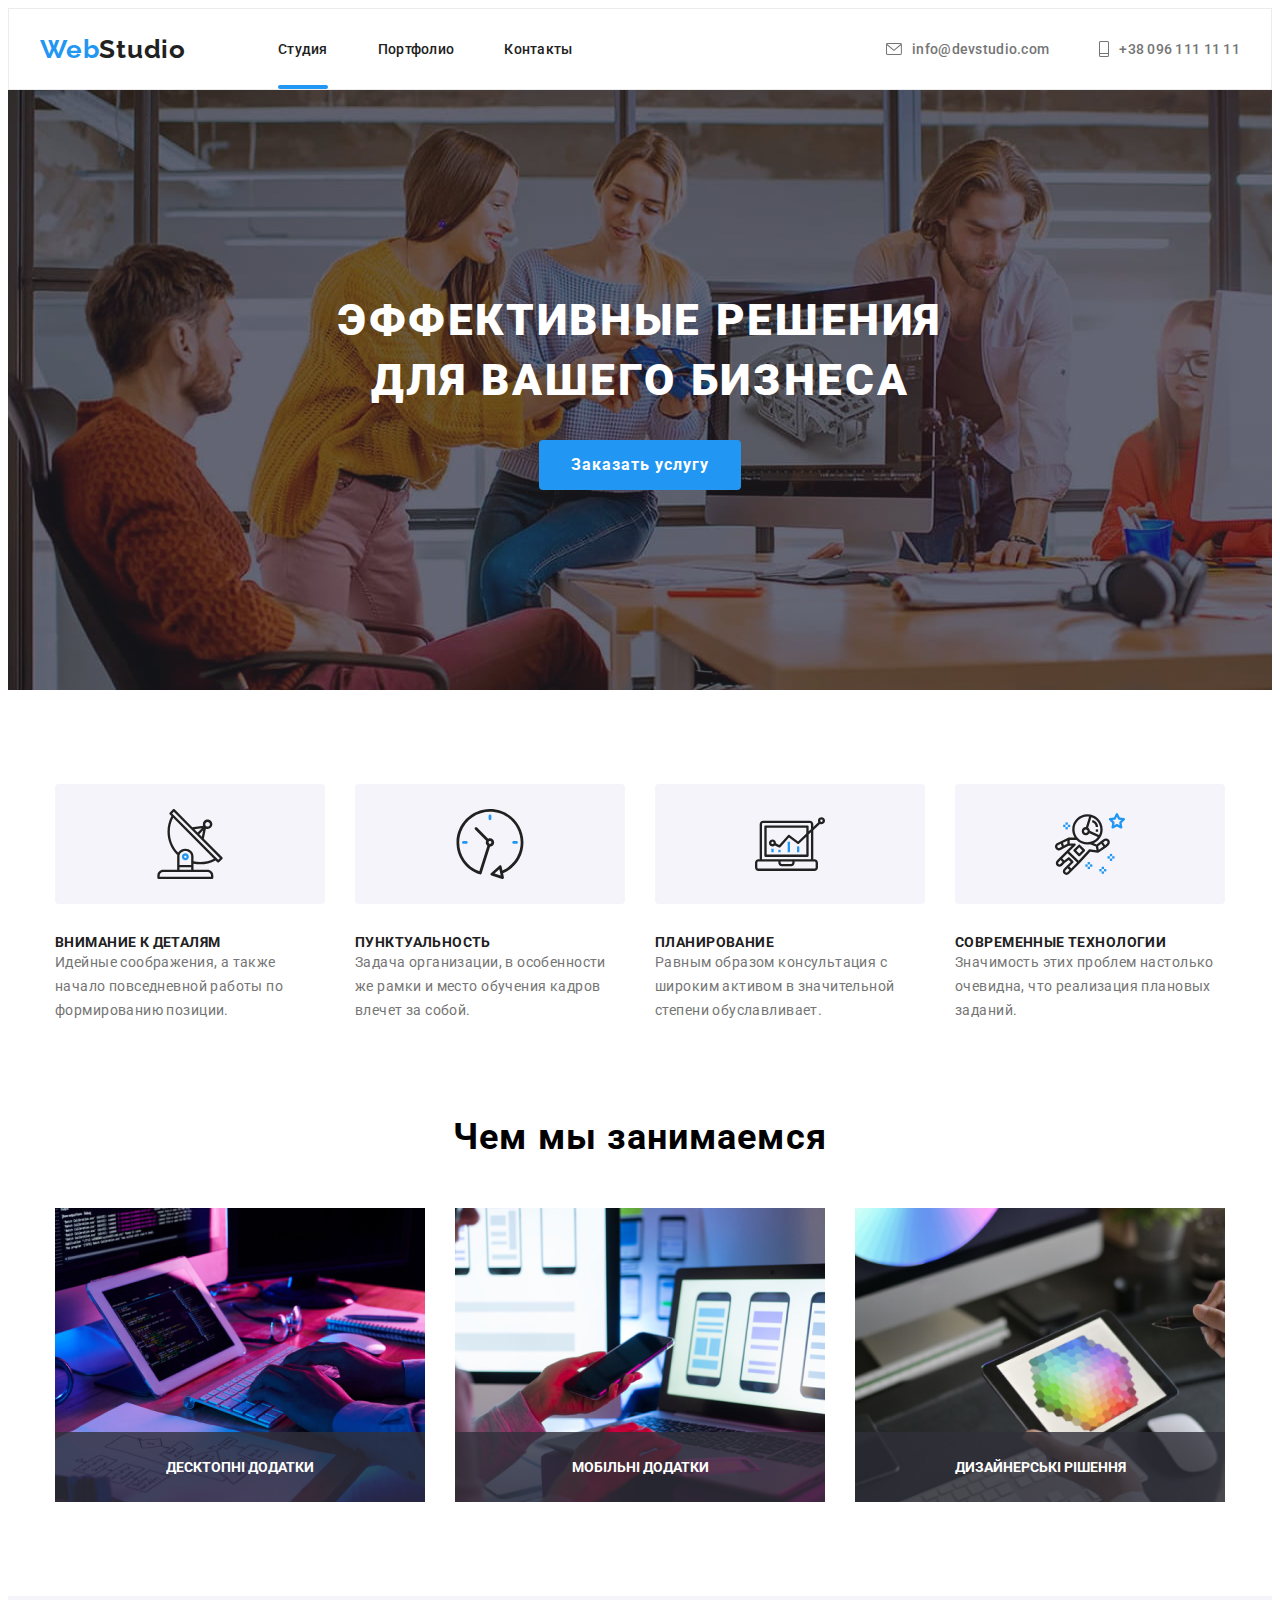
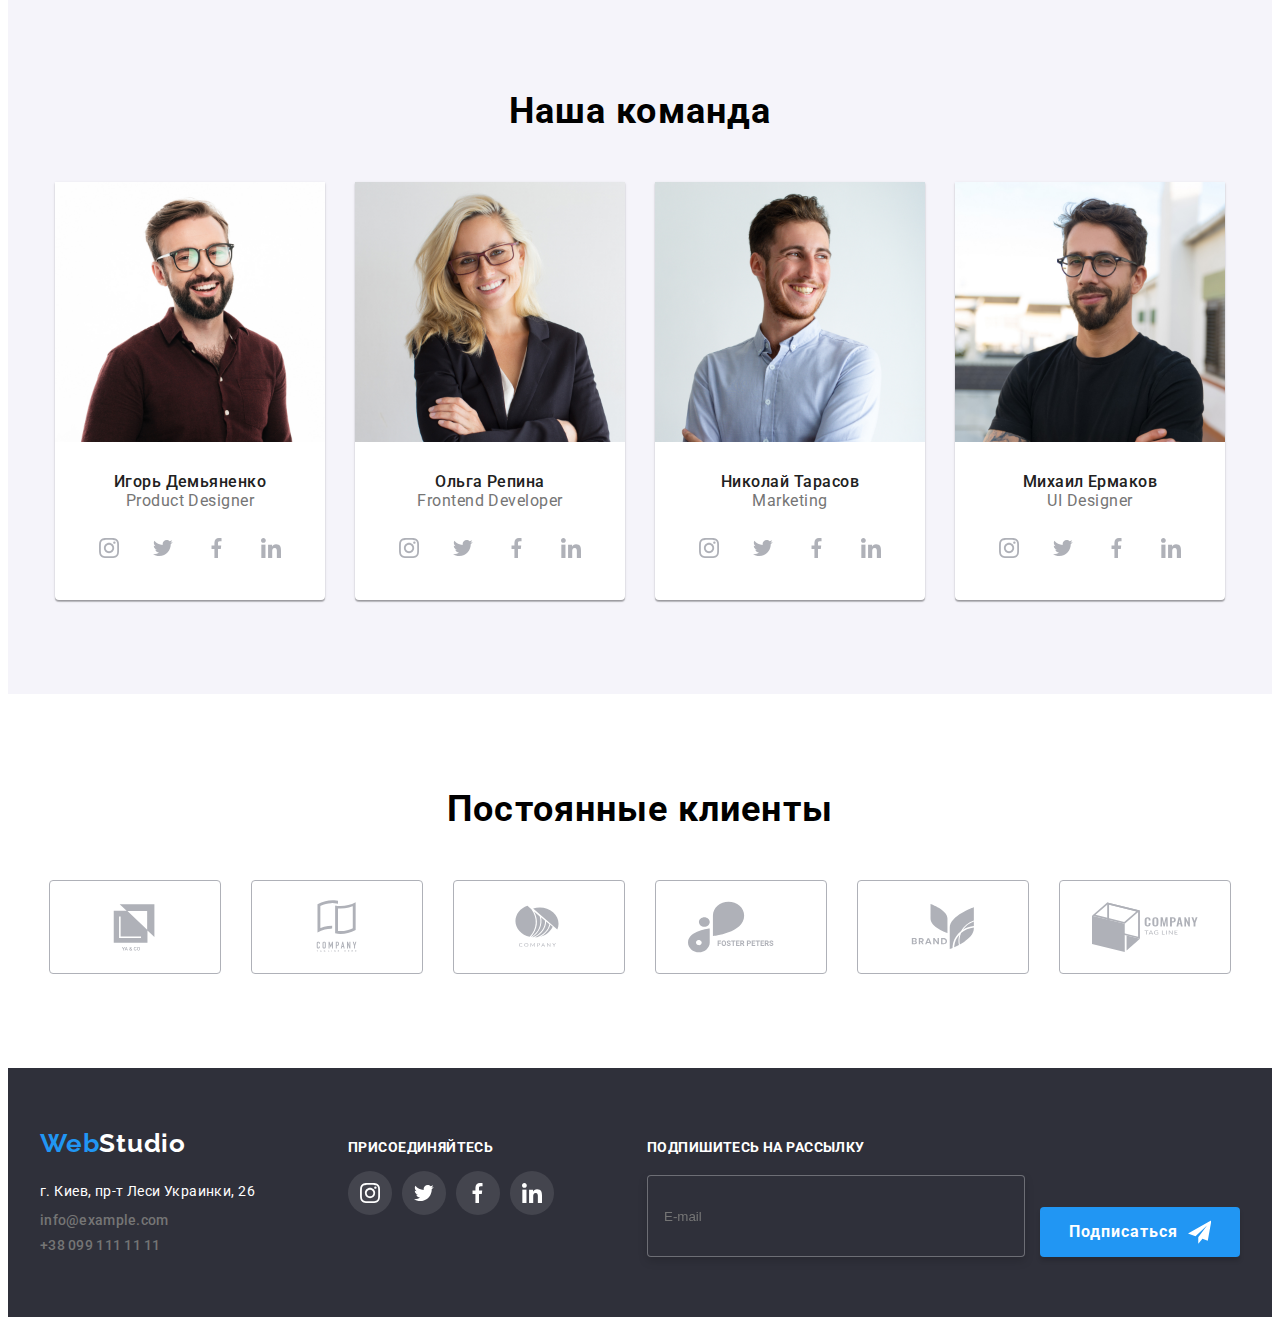
<file: index.html>
<!DOCTYPE html>
<html lang="ru">
  <head>
    <meta charset="UTF-8" />
    <meta http-equiv="X-UA-Compatible" content="IE=edge" />
    <meta name="viewport" content="width=device-width, initial-scale=1.0" />
    <title>Document</title>
    <link rel="preconnect" href="https://fonts.googleapis.com" />
    <link rel="preconnect" href="https://fonts.gstatic.com" crossorigin />
    <link
      href="https://fonts.googleapis.com/css2?family=Montserrat:wght@400;700&family=Raleway:wght@700&family=Roboto:wght@400;500;700;900&display=swap"
      rel="stylesheet"
    />
    <link
      rel="stylesheet"
      href="https://cdnjs.cloudflare.com/ajax/libs/modern-normalize/1.1.0/modern-normalize.min.css"
      integrity="sha512-wpPYUAdjBVSE4KJnH1VR1HeZfpl1ub8YT/NKx4PuQ5NmX2tKuGu6U/JRp5y+Y8XG2tV+wKQpNHVUX03MfMFn9Q=="
      crossorigin="anonymous"
      referrerpolicy="no-referrer"
    />
    <link rel="stylesheet" href="./css/main.min.css" />
    <!-- <link rel="stylesheet" href="./css/styles.css" /> -->
  </head>
  <body>
    <!-- HEADER -->
    <header class="page-header">
      <div class="container page-header-container">
        <nav class="page-nav">
          <a class="logo" href="/"
            >Web<span class="second-part-logo">Studio</span></a
          >
          <ul class="page-nav">
            <li class="page-nav__menu-item">
              <a class="page-nav__menu-link current" href="">Студия</a>
            </li>
            <li class="page-nav__menu-item">
              <a class="page-nav__menu-link" href="./portfolio.html"
                >Портфолио</a
              >
            </li>
            <li class="page-nav__menu-item">
              <a class="page-nav__menu-link" href="">Контакты</a>
            </li>
          </ul>
        </nav>
        <ul class="address-tel-container">
          <li>
            <a class="mail-address" href="mailto:info@devstudio.com"
              ><svg class="social-icon-header" width="16" height="12">
                <use href="./images/symbol-defs.svg#icon-mail"></use>
              </svg>
              info@devstudio.com</a
            >
          </li>
          <li>
            <a class="phone-number" href="tel:+380961111111"
              ><svg class="social-icon-header" width="10" height="16">
                <use href="./images/symbol-defs.svg#icon-tel"></use>
              </svg>
              +38 096 111 11 11</a
            >
          </li>
        </ul>
      </div>
    </header>
    <main>
      <!-- HERO -->
      <section class="hero">
        <!-- <img src="./images/primary/hero.jpg" alt="hero" width="1600" /> -->
        <h1 class="hero-title">
          Эффективные решения <br />
          для вашего бизнеса
        </h1>
        <button type="button" class="main-button" data-modal-open>
          Заказать услугу
        </button>
      </section>
      <!-- Наши преимущества -->
      <section class="benefits">
        <div class="container">
          <h2 hidden>Наши преимущества</h2>
          <ul class="benefits-item">
            <li class="benefits-list">
              <div class="benefits-icon-container">
                <svg class="benefits-icon" width="70px" height="70px">
                  <use href="./images/symbol-defs.svg#icon-antena"></use>
                </svg>
              </div>
              <h3 class="benefits-title">Внимание к деталям</h3>
              <p class="text-in-title">
                Идейные соображения, а также начало повседневной работы по
                формированию позиции.
              </p>
            </li>
            <li class="benefits-list">
              <div class="benefits-icon-container">
                <svg class="benefits-icon" width="70px" height="70px">
                  <use href="./images/symbol-defs.svg#icon-clock"></use>
                </svg>
              </div>

              <h3 class="benefits-title">Пунктуальность</h3>
              <p class="text-in-title">
                Задача организации, в особенности же рамки и место обучения
                кадров влечет за собой.
              </p>
            </li>
            <li class="benefits-list">
              <div class="benefits-icon-container">
                <svg class="benefits-icon" width="70px" height="70px">
                  <use href="./images/symbol-defs.svg#icon-diagram"></use>
                </svg>
              </div>

              <h3 class="benefits-title">Планирование</h3>
              <p class="text-in-title">
                Равным образом консультация с широким активом в значительной
                степени обуславливает.
              </p>
            </li>
            <li class="benefits-list">
              <div class="benefits-icon-container">
                <svg class="benefits-icon" width="70px" height="70px">
                  <use href="./images/symbol-defs.svg#icon-astronaut"></use>
                </svg>
              </div>

              <h3 class="benefits-title">Современные технологии</h3>
              <p class="text-in-title">
                Значимость этих проблем настолько очевидна, что реализация
                плановых заданий.
              </p>
            </li>
          </ul>
        </div>
      </section>
      <!-- Чем мы занимаемся -->
      <section>
        <h2 class="headline">Чем мы занимаемся</h2>
        <div class="container-job">
          <ul class="command">
            <li class="command-item">
              <img
                src="./images/primary/box1.jpg"
                alt="Скелет документа"
                width="370"
              />
              <div class="command-item-wrapper">
                <p class="text-wrapper">ДЕСКТОПНІ ДОДАТКИ</p>
              </div>
            </li>
            <li class="command-item">
              <img
                src="./images/primary/box2.jpg"
                alt="Адаптивный дизайн приложения"
                width="370"
              />
              <div class="command-item-wrapper">
                <p class="text-wrapper">МОБІЛЬНІ ДОДАТКИ</p>
              </div>
            </li>
            <li class="command-item">
              <img
                src="./images/primary/box3.jpg"
                alt="Подбор любого цвета"
                width="370"
              />
              <div class="command-item-wrapper">
                <p class="text-wrapper">ДИЗАЙНЕРСЬКІ РІШЕННЯ</p>
              </div>
            </li>
          </ul>
        </div>
      </section>
      <!-- Наша команда -->
      <section class="background-command">
        <h2 class="headline-command">Наша команда</h2>
        <div class="container-command">
          <ul class="command">
            <li class="command-item frame">
              <img
                src="./images/primary/productdesigner.jpg"
                alt="Product Designer"
                width="270"
              />
              <div class="section-command">
                <h3 class="name-command command">Игорь Демьяненко</h3>
                <p lang="en" class="name-position command">Product Designer</p>
                <ul class="social-list">
                  <li class="social-list-item">
                    <a href="" class="social-list-link">
                      <svg class="social-list-icon" width="20" height="20">
                        <use
                          href="./images/symbol-defs.svg#icon-instagram"
                        ></use>
                      </svg>
                    </a>
                  </li>
                  <li class="social-list-item">
                    <a href="" class="social-list-link">
                      <svg class="social-list-icon" width="20" height="20">
                        <use href="./images/symbol-defs.svg#icon-twitter"></use>
                      </svg>
                    </a>
                  </li>
                  <li class="social-list-item">
                    <a href="" class="social-list-link">
                      <svg class="social-list-icon" width="20" height="20">
                        <use
                          href="./images/symbol-defs.svg#icon-facebook"
                        ></use>
                      </svg>
                    </a>
                  </li>
                  <li class="social-list-item">
                    <a href="" class="social-list-link">
                      <svg class="social-list-icon" width="20" height="20">
                        <use
                          href="./images/symbol-defs.svg#icon-linkedin"
                        ></use>
                      </svg>
                    </a>
                  </li>
                </ul>
              </div>
            </li>
            <li class="command-item frame">
              <img
                src="./images/primary/frontenddeveloper.jpg"
                alt="Frontend Developer"
                width="270"
              />
              <div class="section-command">
                <h3 class="name-command command">Ольга Репина</h3>
                <p lang="en" class="name-position command">
                  Frontend Developer
                </p>
                <ul class="social-list">
                  <li class="social-list-item">
                    <a href="" class="social-list-link">
                      <svg class="social-list-icon" width="20" height="20">
                        <use
                          href="./images/symbol-defs.svg#icon-instagram"
                        ></use>
                      </svg>
                    </a>
                  </li>
                  <li class="social-list-item">
                    <a href="" class="social-list-link">
                      <svg class="social-list-icon" width="20" height="20">
                        <use href="./images/symbol-defs.svg#icon-twitter"></use>
                      </svg>
                    </a>
                  </li>
                  <li class="social-list-item">
                    <a href="" class="social-list-link">
                      <svg class="social-list-icon" width="20" height="20">
                        <use
                          href="./images/symbol-defs.svg#icon-facebook"
                        ></use>
                      </svg>
                    </a>
                  </li>
                  <li class="social-list-item">
                    <a href="" class="social-list-link">
                      <svg class="social-list-icon" width="20" height="20">
                        <use
                          href="./images/symbol-defs.svg#icon-linkedin"
                        ></use>
                      </svg>
                    </a>
                  </li>
                </ul>
              </div>
            </li>
            <li class="command-item frame">
              <img
                src="./images/primary/marketing.jpg"
                alt="Marketing"
                width="270"
              />
              <div class="section-command">
                <h3 class="name-command command">Николай Тарасов</h3>
                <p lang="en" class="name-position command">Marketing</p>
                <ul class="social-list">
                  <li class="social-list-item">
                    <a href="" class="social-list-link">
                      <svg class="social-list-icon" width="20" height="20">
                        <use
                          href="./images/symbol-defs.svg#icon-instagram"
                        ></use>
                      </svg>
                    </a>
                  </li>
                  <li class="social-list-item">
                    <a href="" class="social-list-link">
                      <svg class="social-list-icon" width="20" height="20">
                        <use href="./images/symbol-defs.svg#icon-twitter"></use>
                      </svg>
                    </a>
                  </li>
                  <li class="social-list-item">
                    <a href="" class="social-list-link">
                      <svg class="social-list-icon" width="20" height="20">
                        <use
                          href="./images/symbol-defs.svg#icon-facebook"
                        ></use>
                      </svg>
                    </a>
                  </li>
                  <li class="social-list-item">
                    <a href="" class="social-list-link">
                      <svg class="social-list-icon" width="20" height="20">
                        <use
                          href="./images/symbol-defs.svg#icon-linkedin"
                        ></use>
                      </svg>
                    </a>
                  </li>
                </ul>
              </div>
            </li>
            <li class="command-item frame">
              <img src="./images/primary/uidesigner.jpg" alt="" width="270" />
              <div class="section-command">
                <h3 class="name-command command">Михаил Ермаков</h3>
                <p lang="en" class="name-position command">UI Designer</p>
                <ul class="social-list">
                  <li class="social-list-item">
                    <a href="" class="social-list-link">
                      <svg class="social-list-icon" width="20" height="20">
                        <use
                          href="./images/symbol-defs.svg#icon-instagram"
                        ></use>
                      </svg>
                    </a>
                  </li>
                  <li class="social-list-item">
                    <a href="" class="social-list-link">
                      <svg class="social-list-icon" width="20" height="20">
                        <use href="./images/symbol-defs.svg#icon-twitter"></use>
                      </svg>
                    </a>
                  </li>
                  <li class="social-list-item">
                    <a href="" class="social-list-link">
                      <svg class="social-list-icon" width="20" height="20">
                        <use
                          href="./images/symbol-defs.svg#icon-facebook"
                        ></use>
                      </svg>
                    </a>
                  </li>
                  <li class="social-list-item">
                    <a href="" class="social-list-link">
                      <svg class="social-list-icon" width="20" height="20">
                        <use
                          href="./images/symbol-defs.svg#icon-linkedin"
                        ></use>
                      </svg>
                    </a>
                  </li>
                </ul>
              </div>
            </li>
          </ul>
        </div>
      </section>
      <!-- Постоянные клиенты -->
      <section class="clients">
        <h2 class="clients__headline">Постоянные клиенты</h2>
        <div>
          <ul class="clients__list">
            <li class="clients__item">
              <a href="" class="clients__list-link">
                <svg class="clients__icon">
                  <use href="./images/symbol-defs.svg#icon-yaco"></use>
                </svg>
              </a>
            </li>
            <li class="clients__item">
              <a href="" class="clients__list-link">
                <svg class="clients__icon">
                  <use href="./images/symbol-defs.svg#icon-company"></use>
                </svg>
              </a>
            </li>
            <li class="clients__item">
              <a href="" class="clients__list-link">
                <svg class="clients__icon">
                  <use href="./images/symbol-defs.svg#icon-company-two"></use>
                </svg>
              </a>
            </li>
            <li class="clients__item">
              <a href="" class="clients__list-link">
                <svg class="clients__icon">
                  <use href="./images/symbol-defs.svg#icon-foster"></use>
                </svg>
              </a>
            </li>
            <li class="clients__item">
              <a href="" class="clients__list-link">
                <svg class="clients__icon">
                  <use href="./images/symbol-defs.svg#icon-brand"></use>
                </svg>
              </a>
            </li>
            <li class="clients__item">
              <a href="" class="clients__list-link">
                <svg class="clients__icon">
                  <use href="./images/symbol-defs.svg#icon-tag-line"></use>
                </svg>
              </a>
            </li>
          </ul>
        </div>
      </section>
    </main>
    <!-- FOOTER -->
    <footer class="background-footer">
      <div class="container-footer">
        <div>
          <a class="logo" href="./index.html"
            >Web<span class="second-part-logo-footer">Studio</span></a
          >
          <address>
            <ul>
              <li class="address">г. Киев, пр-т Леси Украинки, 26</li>
              <li>
                <a
                  class="mail-address-portfolio footer"
                  href="mailto:info@example.com"
                  >info@example.com</a
                >
              </li>
              <li>
                <a
                  class="phone-number-portfolio footer-number footer"
                  href="tel:+380991111111"
                  >+38 099 111 11 11</a
                >
              </li>
            </ul>
          </address>
        </div>
        <div class="container-footer-links">
          <h3 class="headline-footer">ПРИСОЕДИНЯЙТЕСЬ</h3>
          <ul class="social-list-footer">
            <li class="social-list-item-footer">
              <a href="" class="social-list-link-footer">
                <svg class="social-list-icon-footer" width="20" height="20">
                  <use href="./images/symbol-defs.svg#icon-instagram"></use>
                </svg>
              </a>
            </li>
            <li class="social-list-item-footer">
              <a href="" class="social-list-link-footer">
                <svg class="social-list-icon-footer" width="20" height="20">
                  <use href="./images/symbol-defs.svg#icon-twitter"></use>
                </svg>
              </a>
            </li>
            <li class="social-list-item-footer">
              <a href="" class="social-list-link-footer">
                <svg class="social-list-icon-footer" width="20" height="20">
                  <use href="./images/symbol-defs.svg#icon-facebook"></use>
                </svg>
              </a>
            </li>
            <li class="social-list-item-footer">
              <a href="" class="social-list-link-footer">
                <svg class="social-list-icon-footer" width="20" height="20">
                  <use href="./images/symbol-defs.svg#icon-linkedin"></use>
                </svg>
              </a>
            </li>
          </ul>
        </div>
        <form class="form-footer">
          <label>
            <span class="footer-subscribe">ПОДПИШИТЕСЬ НА РАССЫЛКУ</span>
            <input
              class="form-email"
              type="email"
              name="email"
              placeholder="E-mail"
              required
            />
          </label>
          <button type="submit" class="button-send-footer">
            Подписаться
            <svg class="icon-send" width="24" height="24">
              <use href="./images/symbol-defs.svg#icon-send"></use>
            </svg>
          </button>
        </form>
        <!-- <div class="container-subscribe">
          <h3 class="footer-subscribe">ПОДПИШИТЕСЬ НА РАССЫЛКУ</h3>
          <form class="form-footer">
            <input
              class="form-email"
              type="email"
              name="email"
              id="user_email"
              placeholder="E-mail"
            />
            <button type="submit" class="button-send-footer">
              Подписаться
              <svg class="icon-send" width="24" height="24">
                <use href="./images/symbol-defs.svg#icon-send"></use>
              </svg>
            </button>
          </form>
        </div> -->
      </div>
    </footer>
    <!-- MODAL -->
    <div class="backdrop is-hidden" data-modal>
      <div class="modal">
        <button type="button" class="modal-close-button" data-modal-close>
          <svg class="modal-close-button-icon" width="11" height="11">
            <use href="./images/symbol-defs.svg#icon-close-modal"></use>
          </svg>
        </button>
        <span class="modal-form-text"
          >Залиште свої дані, ми вам передзвонимо</span
        >
        <form class="modal-form">
          <label class="modal-form-field">
            <span class="modal-form-input-desc">Ім'я</span>
            <span class="modal-form-input-wrapper">
              <input
                type="text"
                name="user_name"
                class="modal-form-input"
                required
                pattern="^[a-zA-Z а-яА-Я]+"
                minlength="2"
              />
              <svg class="modal-form-input-icon" width="13" height="13">
                <use href="./images/symbol-defs.svg#icon-people"></use>
              </svg>
            </span>
          </label>
          <label class="modal-form-field">
            <span class="modal-form-input-desc">Телефон</span>
            <span class="modal-form-input-wrapper">
              <input
                type="tel"
                name="user_phone"
                class="modal-form-input"
                required
                pattern="[0-9]{3}-[0-9]{3}-[0-9]{2}-[0-9]{2}"
                title="xxx-xxx-xx-xx"
              />
              <svg class="modal-form-input-icon" width="13" height="13">
                <use href="./images/symbol-defs.svg#icon-phone"></use>
              </svg>
            </span>
          </label>
          <label class="modal-form-field">
            <span class="modal-form-input-desc">Пошта</span>
            <span class="modal-form-input-wrapper">
              <input
                type="email"
                name="user_email"
                class="modal-form-input"
                required
              />
              <svg class="modal-form-input-icon" width="13" height="13">
                <use href="./images/symbol-defs.svg#icon-people"></use>
              </svg>
            </span>
          </label>
          <label class="modal-form-field">
            <span class="modal-form-input-desc">Коментар</span>
            <textarea
              name="user_message"
              class="modal-form-message"
              placeholder="Введіть текст"
            ></textarea>
          </label>
          <input
            id="user-policy"
            type="checkbox"
            name="user_policy"
            class="modal-form-check checkbox"
          />
          <label for="user-policy" class="modal-form-check-desc"
            >Погоджуюся з розсилкою та приймаю &nbsp;<a
              class="modal-link-contract"
              href=""
              >Умови договору</a
            ></label
          >
          <button type="submit" class="modal-form-submit">Відправити</button>
        </form>
      </div>
    </div>
    <script src="./js/modal.js"></script>
  </body>
</html>
</file>
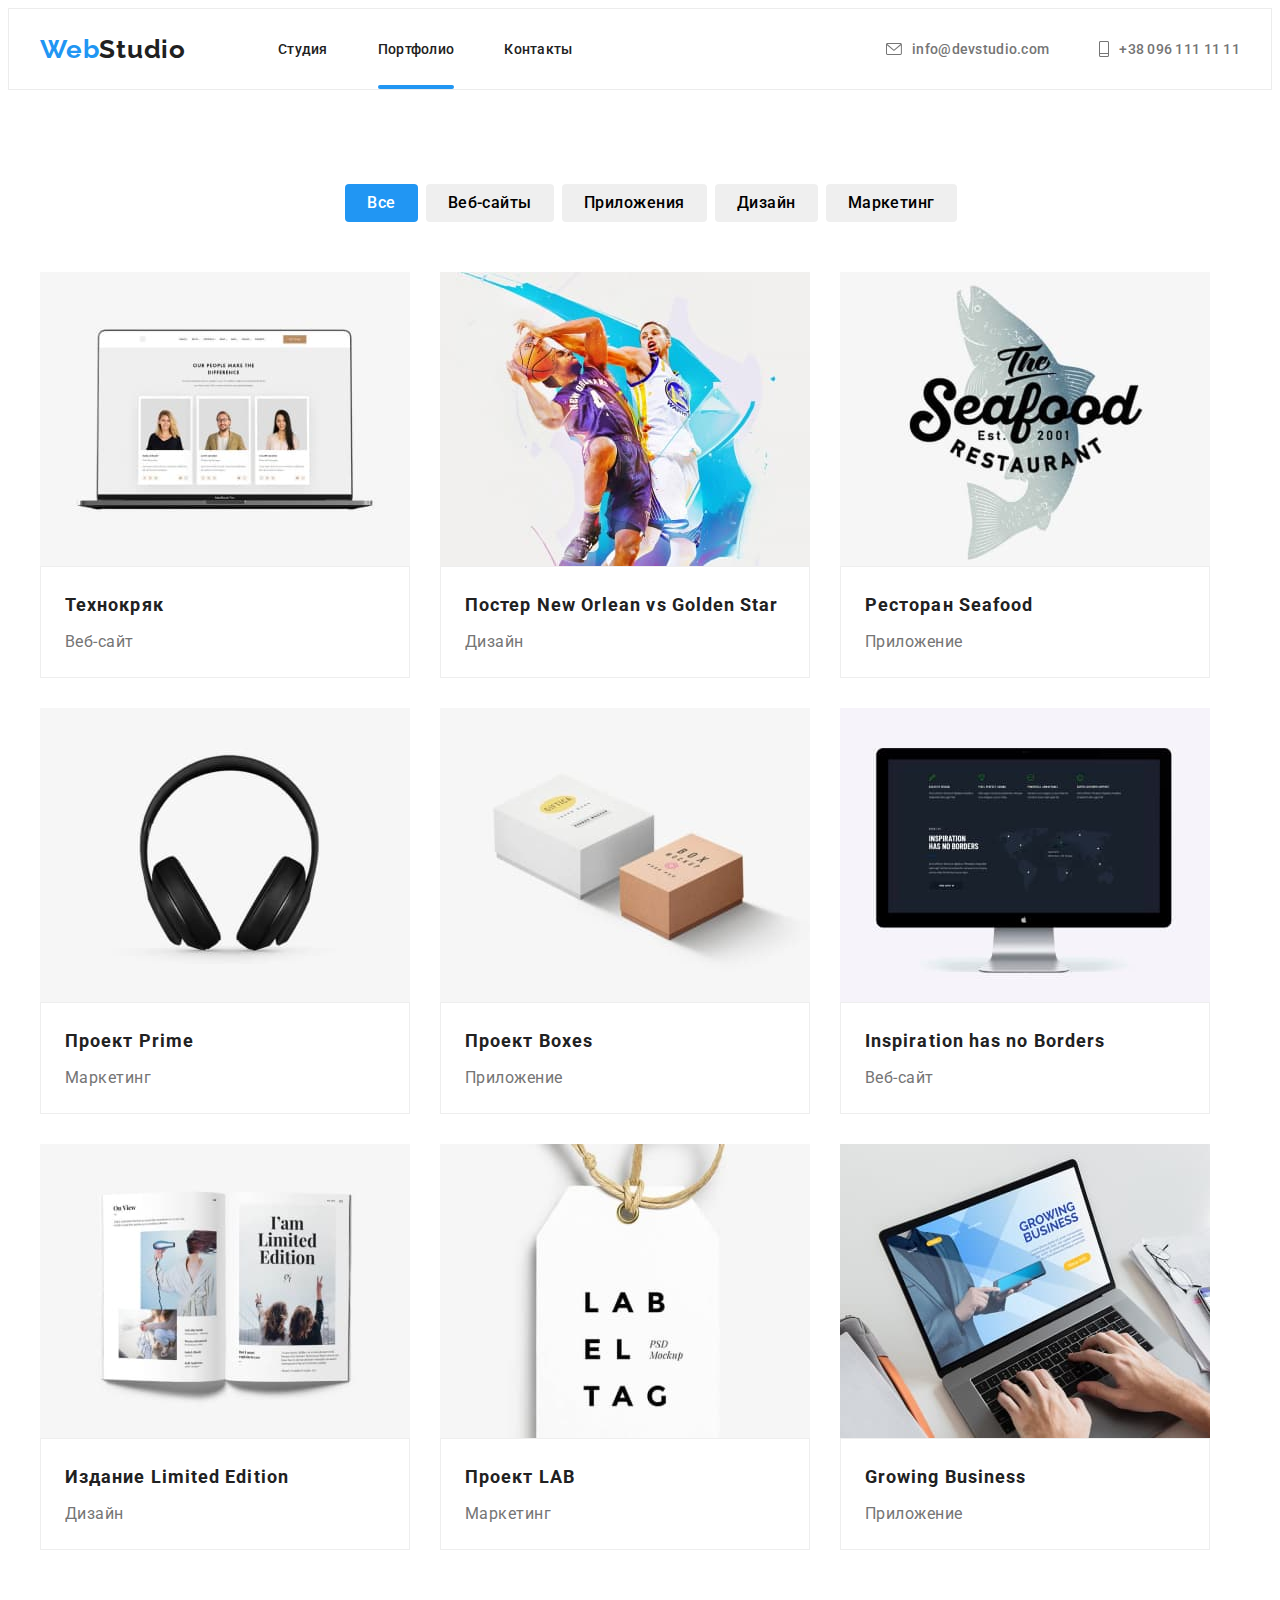
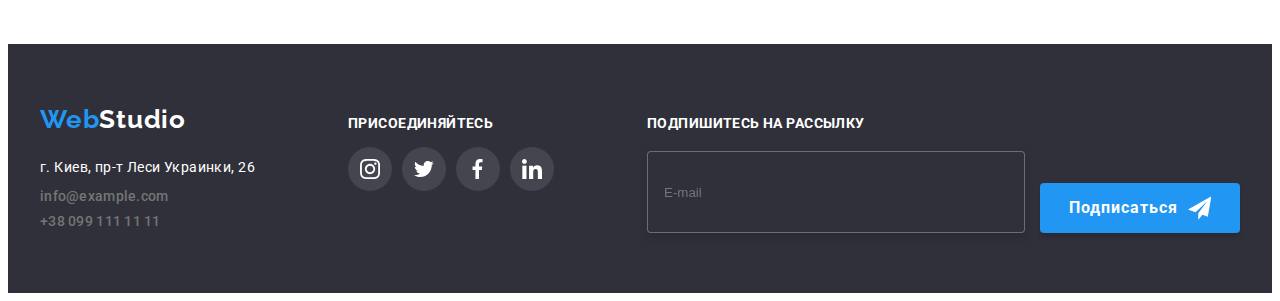
<file: portfolio.html>
<!DOCTYPE html>
<html lang="ru">
  <head>
    <meta charset="UTF-8" />
    <meta http-equiv="X-UA-Compatible" content="IE=edge" />
    <meta name="viewport" content="width=device-width, initial-scale=1.0" />
    <title>Document</title>
    <link rel="preconnect" href="https://fonts.googleapis.com" />
    <link rel="preconnect" href="https://fonts.gstatic.com" crossorigin />
    <link
      href="https://fonts.googleapis.com/css2?family=Montserrat:wght@400;700&family=Raleway:wght@700&family=Roboto:wght@400;500;700;900&display=swap"
      rel="stylesheet"
    />
    <link
      rel="stylesheet"
      href="https://cdnjs.cloudflare.com/ajax/libs/modern-normalize/1.1.0/modern-normalize.min.css"
      integrity="sha512-wpPYUAdjBVSE4KJnH1VR1HeZfpl1ub8YT/NKx4PuQ5NmX2tKuGu6U/JRp5y+Y8XG2tV+wKQpNHVUX03MfMFn9Q=="
      crossorigin="anonymous"
      referrerpolicy="no-referrer"
    />
    <link rel="stylesheet" href="./css/main.min.css" />
    <!-- <link rel="stylesheet" href="./css/styles.css" /> -->
  </head>
  <body>
    <!-- HEADER -->
    <header class="page-header">
      <div class="container page-header-container">
        <nav class="page-nav">
          <a class="logo" href="/"
            >Web<span class="second-part-logo">Studio</span></a
          >
          <ul class="page-nav">
            <li class="page-nav__menu-item">
              <a class="page-nav__menu-link" href="./index.html">Студия</a>
            </li>
            <li class="page-nav__menu-item">
              <a class="page-nav__menu-link current" href="">Портфолио</a>
            </li>
            <li class="page-nav__menu-item">
              <a class="page-nav__menu-link" href="">Контакты</a>
            </li>
          </ul>
        </nav>
        <ul class="address-tel-container">
          <li>
            <a class="mail-address" href="mailto:info@devstudio.com"
              ><svg class="social-icon-header" width="16" height="12">
                <use href="./images/symbol-defs.svg#icon-mail"></use>
              </svg>
              info@devstudio.com</a
            >
          </li>
          <li>
            <a class="phone-number" href="tel:+380961111111"
              ><svg class="social-icon-header" width="10" height="16">
                <use href="./images/symbol-defs.svg#icon-tel"></use>
              </svg>
              +38 096 111 11 11</a
            >
          </li>
        </ul>
      </div>
    </header>
    <!-- Main -->
    <main>
      <!-- Навигация -->
      <section class="section">
        <div class="container">
          <h1 hidden>Навигация</h1>
          <ul class="container container-buttons">
            <li>
              <button type="button" class="portfolio-button current-portfolio">
                Все
              </button>
            </li>
            <li>
              <button type="button" class="portfolio-button">Веб-сайты</button>
            </li>
            <li>
              <button type="button" class="portfolio-button">Приложения</button>
            </li>
            <li>
              <button type="button" class="portfolio-button">Дизайн</button>
            </li>
            <li>
              <button type="button" class="portfolio-button">Маркетинг</button>
            </li>
          </ul>
          <!-- Плиточные елементы -->
          <ul class="work-element">
            <li class="work-list">
              <div class="work-list-blok">
                <img
                  src="./images/portfolio/website.jpg"
                  alt="website"
                  width="370"
                  height="294"
                />
                <p class="overlay">
                  Ресурс пропонує комплексні пропозиції з різним рівнем
                  функціоналу та сервісів. Все це дозволить відвідувачу отримати
                  вичерпні відомості про компанію чи приватну особу.
                </p>
              </div>
              <div class="work-element-name">
                <h2 class="description-work">Технокряк</h2>
                <p class="task-types">Веб-сайт</p>
              </div>
            </li>
            <li class="work-list">
              <div class="work-list-blok">
                <img
                  src="./images/portfolio/design.jpg"
                  alt="design"
                  width="370"
                  height="294"
                />
                <p class="overlay">
                  Ресурс пропонує комплексні пропозиції з різним рівнем
                  функціоналу та сервісів. Все це дозволить відвідувачу отримати
                  вичерпні відомості про компанію чи приватну особу.
                </p>
              </div>
              <div class="work-element-name">
                <h2 class="description-work">
                  Постер <span lang="en">New Orlean vs Golden Star</span>
                </h2>
                <p class="task-types">Дизайн</p>
              </div>
            </li>
            <li class="work-list">
              <div class="work-list-blok">
                <img
                  src="./images/portfolio/app.jpg"
                  alt="app"
                  width="370"
                  height="294"
                />
                <p class="overlay">
                  Ресурс пропонує комплексні пропозиції з різним рівнем
                  функціоналу та сервісів. Все це дозволить відвідувачу отримати
                  вичерпні відомості про компанію чи приватну особу.
                </p>
              </div>
              <div class="work-element-name">
                <h2 class="description-work">
                  Ресторан <span lang="en">Seafood</span>
                </h2>
                <p class="task-types">Приложение</p>
              </div>
            </li>
            <li class="work-list">
              <div class="work-list-blok">
                <img
                  src="./images/portfolio/marketing.jpg"
                  alt="marketing"
                  width="370"
                  height="294"
                />
                <p class="overlay">
                  Ресурс пропонує комплексні пропозиції з різним рівнем
                  функціоналу та сервісів. Все це дозволить відвідувачу отримати
                  вичерпні відомості про компанію чи приватну особу.
                </p>
              </div>
              <div class="work-element-name">
                <h2 class="description-work">
                  Проект <span lang="en">Prime</span>
                </h2>
                <p class="task-types">Маркетинг</p>
              </div>
            </li>
            <li class="work-list">
              <div class="work-list-blok">
                <img
                  src="./images/portfolio/second-app.jpg"
                  alt="app"
                  width="370"
                  height="294"
                />
                <p class="overlay">
                  Ресурс пропонує комплексні пропозиції з різним рівнем
                  функціоналу та сервісів. Все це дозволить відвідувачу отримати
                  вичерпні відомості про компанію чи приватну особу.
                </p>
              </div>
              <div class="work-element-name">
                <h2 class="description-work">
                  Проект <span lang="en">Boxes</span>
                </h2>
                <p class="task-types">Приложение</p>
              </div>
            </li>
            <li class="work-list">
              <div class="work-list-blok">
                <img
                  src="./images/portfolio/second-website.jpg"
                  alt="website"
                  width="370"
                  height="294"
                />
                <p class="overlay">
                  Ресурс пропонує комплексні пропозиції з різним рівнем
                  функціоналу та сервісів. Все це дозволить відвідувачу отримати
                  вичерпні відомості про компанію чи приватну особу.
                </p>
              </div>
              <div class="work-element-name">
                <h2 lang="en" class="description-work">
                  Inspiration has no Borders
                </h2>
                <p class="task-types">Веб-сайт</p>
              </div>
            </li>
            <li class="work-list">
              <div class="work-list-blok">
                <img
                  src="./images/portfolio/second-design.jpg"
                  alt="design"
                  width="370"
                  height="294"
                />
                <p class="overlay">
                  Ресурс пропонує комплексні пропозиції з різним рівнем
                  функціоналу та сервісів. Все це дозволить відвідувачу отримати
                  вичерпні відомості про компанію чи приватну особу.
                </p>
              </div>
              <div class="work-element-name">
                <h2 class="description-work">
                  Издание <span lang="en">Limited Edition</span>
                </h2>
                <p class="task-types">Дизайн</p>
              </div>
            </li>
            <li class="work-list">
              <div class="work-list-blok">
                <img
                  src="./images/portfolio/second-marketing.jpg"
                  alt="marketing"
                  width="370"
                  height="294"
                />
                <p class="overlay">
                  Ресурс пропонує комплексні пропозиції з різним рівнем
                  функціоналу та сервісів. Все це дозволить відвідувачу отримати
                  вичерпні відомості про компанію чи приватну особу.
                </p>
              </div>
              <div class="work-element-name">
                <h2 class="description-work">
                  Проект <span lang="en">LAB</span>
                </h2>
                <p class="task-types">Маркетинг</p>
              </div>
            </li>
            <li class="work-list">
              <div class="work-list-blok">
                <img
                  src="./images/portfolio/third-app.jpg"
                  alt="app"
                  width="370"
                  height="294"
                />
                <p class="overlay">
                  Ресурс пропонує комплексні пропозиції з різним рівнем
                  функціоналу та сервісів. Все це дозволить відвідувачу отримати
                  вичерпні відомості про компанію чи приватну особу.
                </p>
              </div>
              <div class="work-element-name">
                <h2 lang="en" class="description-work">Growing Business</h2>
                <p class="task-types">Приложение</p>
              </div>
            </li>
          </ul>
        </div>
      </section>
    </main>
    <!-- FOOTER -->
    <footer class="background-footer-portfolio">
      <div class="container-footer">
        <div>
          <a class="logo" href="./index.html"
            >Web<span class="second-part-logo-footer">Studio</span></a
          >
          <address>
            <ul>
              <li class="address">г. Киев, пр-т Леси Украинки, 26</li>
              <li>
                <a
                  class="mail-address-portfolio footer"
                  href="mailto:info@example.com"
                  >info@example.com</a
                >
              </li>
              <li>
                <a
                  class="phone-number-portfolio footer-number footer"
                  href="tel:+380991111111"
                  >+38 099 111 11 11</a
                >
              </li>
            </ul>
          </address>
        </div>
        <div class="container-footer-links">
          <h3 class="headline-footer">ПРИСОЕДИНЯЙТЕСЬ</h3>
          <ul class="social-list-footer">
            <li class="social-list-item-footer">
              <a href="" class="social-list-link-footer">
                <svg class="social-list-icon-footer" width="20" height="20">
                  <use href="./images/symbol-defs.svg#icon-instagram"></use>
                </svg>
              </a>
            </li>
            <li class="social-list-item-footer">
              <a href="" class="social-list-link-footer">
                <svg class="social-list-icon-footer" width="20" height="20">
                  <use href="./images/symbol-defs.svg#icon-twitter"></use>
                </svg>
              </a>
            </li>
            <li class="social-list-item-footer">
              <a href="" class="social-list-link-footer">
                <svg class="social-list-icon-footer" width="20" height="20">
                  <use href="./images/symbol-defs.svg#icon-facebook"></use>
                </svg>
              </a>
            </li>
            <li class="social-list-item-footer">
              <a href="" class="social-list-link-footer">
                <svg class="social-list-icon-footer" width="20" height="20">
                  <use href="./images/symbol-defs.svg#icon-linkedin"></use>
                </svg>
              </a>
            </li>
          </ul>
        </div>
        <form class="form-footer">
          <label>
            <span class="footer-subscribe">ПОДПИШИТЕСЬ НА РАССЫЛКУ</span>
            <input
              class="form-email"
              type="email"
              name="email"
              placeholder="E-mail"
              required
            />
          </label>
          <button type="submit" class="button-send-footer">
            Подписаться
            <svg class="icon-send" width="24" height="24">
              <use href="./images/symbol-defs.svg#icon-send"></use>
            </svg>
          </button>
        </form>
      </div>
    </footer>
  </body>
</html>
</file>
<file: css/styles.css>
/*цвет основного текста #000000*/
/*акцент #2196F3*/
/*акцент #FFFFFF*/
/*цвет вторичного текста #757575*/
/*акцент rgba(255, 255, 255, 0.6);*/
/*цвет фона #E5E5E5*/
/*вторичный цвет фона #F5F4FA*/

/* test */
/* :hover,
:focus {
  transition-duration: 250ms;
  transition-timing-function: cubic-bezier(0.4, 0, 0.2, 1);
} */

/* ================Общие классы================ */
/* HEADER */

/* ================INDEX================ */
/* HEADER */

/* HERO */

/* ABOUT Наши преимущества */

/* WHAT WE ARE DOING Чем мы занимаемся */

/* OUR TEAM team Наша команда */

/* CLIENTSПостоянные клиенты */

/* FOOTER */

/* subscribe */

/* ================PORTFOLIO================ */

/* Main-PORTFOLIO */
/* main-navigation-portfolio */
/* Навигация */

/* tile-elements-portfolio Плиточные елементы */

/* FOOTER footer-portfolio */

/* MODAL modal-backdrop */

/* MODAL FORM  */
</file>
<file: css/main.min.css>
:root{--accent-color: #2196f3;--second-accent-color: #212121;--accent-text-color: #757575;--background-accent-color: #ffffff;--background-second-color: #2f303a;--fill-color: #afb1b8;--background-accent-button: #188ce8;--speed: 250ms;--cubic: cubic-bezier(0.4, 0, 0.2, 1)}h1,h2,h3,h4,p{margin-top:0;margin-bottom:0}ul,ol{list-style:none;margin-top:0;margin-bottom:0;padding-left:0}a{text-decoration:none}img{display:block}button{cursor:pointer}body{font-family:"Roboto",sans-serif;font-size:14px}.section{padding-top:94px;padding-bottom:94px}.container{width:1200px;margin-left:auto;margin-right:auto;padding-left:15px;padding-right:15px}.page-header{border:1px solid #ececec}.page-header-container{display:flex;align-items:center;justify-content:space-between}.page-nav{display:flex;align-items:center}.logo{font-family:"Raleway",sans-serif;font-size:26px;font-weight:700;line-height:1.1923076923;letter-spacing:.03em;color:var(--accent-color);margin-right:92px}.second-part-logo{color:var(--second-accent-color)}.page-nav__menu-item{font-size:14px;font-weight:500;line-height:1.1428571429;letter-spacing:.02em;color:var(--second-accent-color)}.page-nav__menu-item:not(:last-child){margin-right:50px}.page-nav__menu-link{position:relative;padding:32px 0;display:flex;color:var(--second-accent-color);transition:color var(--speed) var(--cubic)}.page-nav__menu-link:hover,.page-nav__menu-link:focus{color:var(--accent-color)}.page-nav__menu-link.current::after{content:"";position:absolute;width:100%;height:4px;display:flex;bottom:0;left:0;background:#2196f3;border-radius:2px}.page-nav__menu-link .current{color:var(--accent-color)}.address-tel-container{display:flex;align-items:center}.command{display:flex;justify-content:center;align-items:center}.backdrop{position:fixed;top:0;left:0;z-index:100;width:100%;height:100%;background-color:rgba(0,0,0,.2)}.backdrop.is-hidden{opacity:0;visibility:hidden;pointer-events:none}.modal{position:absolute;top:50%;left:50%;transform:translate(-50%, -50%);width:528px;height:581px;background-color:var(--background-accent-color);box-shadow:0px 1px 3px rgba(0,0,0,.12),0px 1px 1px rgba(0,0,0,.14),0px 2px 1px rgba(0,0,0,.2);border-radius:4px;padding:40px}.modal-close-button{position:absolute;top:8px;right:8px;display:flex;justify-content:center;align-items:center;width:30px;height:30px;background-color:rgba(0,0,0,0);border:1px solid rgba(0,0,0,.1);border-radius:50%;padding:0;transition:border-color var(--speed) var(--cubic)}.modal-close-button:hover,.modal-close-button:focus{border-color:var(--accent-color)}.modal-close-button-icon{transition:fill var(--speed) var(--cubic)}.modal-close-button:hover .modal-close-button-icon,.modal-close-button:focus .modal-close-button-icon{fill:var(--accent-color)}.modal-form-text{display:block;text-align:center;font-family:"Roboto";font-style:normal;font-size:20px;font-weight:700;line-height:1.15;letter-spacing:.03em;margin-top:2px;margin-bottom:12px}.modal-form{display:flex;flex-direction:column}.modal-form-input{width:100%;height:40px;border:1px solid rgba(33,33,33,.2);border-radius:4px;padding-left:42px;transition:border-color var(--speed) var(--cubic)}.modal-form-input:focus{outline:none;border-color:var(--accent-color)}.modal-form-input:focus+.modal-form-input-icon{fill:var(--accent-color)}.modal-form-field{margin-bottom:10px}.modal-form-input-desc{display:block;font-family:"Roboto";font-style:normal;font-size:12px;font-weight:400;line-height:1.1666666667;letter-spacing:.01em;color:var(--accent-text-color);margin-bottom:4px}.modal-form-input-wrapper{display:block;position:relative}.modal-form-input-icon{position:absolute;top:50%;left:15px;transform:translateY(-50%);transition:fill var(--speed) var(--cubic)}.modal-form-message{resize:none;width:100%;height:120px;padding:12px 16px;transition:border-color var(--speed) var(--cubic);border:1px solid rgba(33,33,33,.2);border-radius:4px}.modal-form-message::placeholder{color:rgba(117,117,117,.5)}.modal-form-message:focus{outline:none;border-color:var(--accent-color)}.modal-form-submit{font-family:"Roboto";font-style:normal;align-self:center;margin-top:30px;padding:10px 29px;font-size:16px;font-weight:700;line-height:1.875;letter-spacing:.06em;min-width:200px;height:50px;background:var(--accent-color);box-shadow:0px 4px 4px rgba(0,0,0,.15);border-radius:4px;transition:background-color var(--speed) var(--cubic);color:var(--background-accent-color);border:none}.modal-form-submit:focus,.modal-form-submit:hover{background-color:var(--background-accent-button)}.modal-form-check-desc{display:flex;align-items:center;justify-content:center;margin-top:10px;font-family:"Roboto";font-style:normal;font-size:14px;font-weight:400;line-height:1.7142857143;letter-spacing:.03em}.modal-form-check-desc::before{display:block;width:16px;height:15px;content:"";border:1px solid var(--second-accent-color);border-radius:2px;margin-right:7px;border:2px solid var(--second-accent-color);border-radius:4px}.modal-form-check:checked+.modal-form-check-desc::before{background-color:var(--accent-color);background-image:url(../images/icon-check.svg);background-size:contain;border:none}.modal-form-check:focus+.modal-form-check-desc::before{outline:2px solid var(--second-accent-color);border:none}.modal-link-contract{color:var(--accent-color);text-decoration:underline}.checkbox{-webkit-appearance:none;-moz-appearance:none;appearance:none}.mail-address{font-size:14px;font-weight:500;line-height:1.1428571429;letter-spacing:.02em;color:var(--accent-text-color);margin-right:50px;padding:32px 0;display:flex;align-items:center;transition:color var(--speed) var(--cubic)}.social-icon-header{display:flex;justify-content:center;align-items:center;fill:currentColor;margin-right:10px}.mail-address:hover,.mail-address:focus{color:var(--accent-color)}.phone-number{font-size:14px;font-weight:500;line-height:1.1428571429;letter-spacing:.02em;color:var(--accent-text-color);padding:32px 0;display:flex;transition:color var(--speed) var(--cubic)}.phone-number:hover,.phone-number:focus{color:var(--accent-color)}.hero{text-align:center;padding-top:200px;padding-bottom:200px;background:rgba(47,48,58,.4);background-image:linear-gradient(rgba(47, 48, 58, 0.4), rgba(47, 48, 58, 0.4)),url(../images/primary/hero.jpg);background-color:var(--background-second-color);background-size:cover}.hero-title{font-size:44px;font-weight:900;line-height:1.3636363636;letter-spacing:.06em;text-transform:uppercase;color:var(--background-accent-color)}.main-button{margin-top:30px;padding:10px 32px;font-size:16px;font-weight:700;line-height:1.875;letter-spacing:.06em;background-color:var(--accent-color);color:var(--background-accent-color);font-family:inherit;border:none;border-radius:4px;transition:background-color var(--speed) var(--cubic)}.main-button:hover,.main-button:focus{background-color:var(--background-accent-button);box-shadow:0px 4px 4px rgba(0,0,0,.15)}.benefits{padding-top:94px}.benefits-item{display:flex;justify-content:center;align-items:center}.benefits-list{width:270px}.benefits-list:not(:last-child){margin-right:30px}.benefits-icon-container{display:flex;justify-content:center;align-items:center;background-color:#f5f4fa;width:270px;height:120px;margin-bottom:30px;border-radius:4px}.benefits-title{font-size:14px;font-weight:700;line-height:1.1428571429;letter-spacing:.03em;text-transform:uppercase;color:var(--second-accent-color)}.text-in-title{font-size:14px;font-weight:400;line-height:1.7142857143;letter-spacing:.03em;color:var(--accent-text-color)}.headline{text-align:center;font-size:36px;font-weight:700;line-height:1.1666666667;letter-spacing:.03em;padding-top:94px;margin-bottom:50px}.container-job{width:1200px;margin:0 auto;padding-left:15px;padding-right:15px}.command-item{position:relative}.command-item:not(:last-child){margin-right:30px}.command-item-wrapper{position:absolute;height:70px;width:100%;bottom:0%;left:0%;display:flex;justify-content:center;align-items:center;background:rgba(47,48,58,.8)}.text-wrapper{display:flex;font-family:"Roboto";font-style:normal;font-size:14px;font-weight:700;line-height:1.1428571429;color:var(--background-accent-color)}.background-command{background-color:#f5f4fa;padding-bottom:94px}.headline-command{text-align:center;font-size:36px;font-weight:700;line-height:1.1666666667;letter-spacing:.03em;margin-bottom:50px;margin-top:94px;padding-top:94px}.container-command{width:1200px;margin:0 auto;padding-left:15px;padding-right:15px}.frame{width:270px;background-color:#fff;border-radius:0px 0px 4px 4px;box-shadow:0px 1px 3px rgba(0,0,0,.12),0px 1px 1px rgba(0,0,0,.14),0px 2px 1px rgba(0,0,0,.2)}.section-command{padding:30px 0}.name-command{font-size:16px;font-weight:500;line-height:1.1875;letter-spacing:.03em;color:var(--second-accent-color)}.name-position{font-size:16px;font-weight:400;line-height:1.1875;letter-spacing:.03em;color:var(--accent-text-color)}.social-list{display:flex;justify-content:center;gap:10px;margin-top:16px}.social-list-icon{fill:var(--fill-color);transition:fill var(--speed) var(--cubic)}.social-list-link{display:flex;justify-content:center;align-items:center;width:44px;height:44px;border-radius:50%;background-color:#fff;transition:background-color var(--speed) var(--cubic)}.social-list-link:hover,.social-list-link:focus{background-color:var(--accent-color)}.social-list-icon{fill:var(--fill-color);transition:fill var(--speed) var(--cubic)}.social-list-link:hover .social-list-icon,.social-list-link:focus .social-list-icon{fill:var(--background-accent-color)}.clients{padding:94px 0}.clients__headline{text-align:center;font-size:36px;font-weight:700;line-height:1.1666666667;letter-spacing:.03em;margin-bottom:50px}.clients__list{display:flex;justify-content:center;align-items:center;gap:30px}.clients__icon{width:106px;height:60px}.clients__list-link{display:flex;justify-content:center;align-items:center;width:170px;height:92px;border:1px solid #afb1b8;border-radius:4px;fill:var(--fill-color);transition:fill var(--speed) var(--cubic),border-color var(--speed) var(--cubic)}.clients__list-link:hover{fill:var(--background-accent-button);border-color:#2196f3}.background-footer{background-color:var(--background-second-color);padding-top:60px;padding-bottom:60px}.logo-footer{display:flex;margin-top:60px}.address{font-style:normal;font-size:14px;font-weight:400;line-height:1.7142857143;letter-spacing:.03em;color:var(--background-accent-color);margin-top:20px;margin-bottom:9px}.footer{font-style:normal;color:rgba(255,255,255,.6)}.footer-number{display:flex;margin-top:9px}.second-part-logo-footer{color:var(--background-accent-color)}.container-footer{display:flex;align-items:baseline;width:1200px;margin-left:auto;margin-right:auto;padding-left:15px;padding-right:15px}.headline-footer{font-size:14px;font-weight:700;line-height:1.1428571429;letter-spacing:.03em;color:var(--background-accent-color)}.container-footer-links{margin-left:70px}.social-list-footer{display:flex;justify-content:left;gap:10px;margin-top:16px}.social-list-link-footer{display:flex;justify-content:center;align-items:center;width:44px;height:44px;border-radius:50%;background-color:rgba(255,255,255,.1);transition:background-color var(--speed) var(--cubic)}.social-list-link-footer:hover{background-color:var(--accent-color)}.social-list-icon-footer{fill:var(--background-accent-color)}.footer-subscribe{font-size:14px;font-weight:700;line-height:1.1428571429;letter-spacing:.03em;color:var(--background-accent-color);margin-left:93px}.form-footer{display:flex;gap:12px;align-items:flex-end}.form-email{width:358px;height:50px;border:1px solid rgba(255,255,255,.3);filter:drop-shadow(0px 4px 4px rgba(0, 0, 0, 0.15));border-radius:4px;margin-top:20px;margin-left:93px;background:var(--background-second-color);padding-left:16px;padding-top:15px;padding-bottom:15px;color:var(--background-accent-color);transition:border-color var(--speed) var(--cubic)}.form-email:focus{outline:none;border-color:var(--accent-color);box-shadow:0px 4px 4px rgba(0,0,0,.15)}.button-send-footer{display:flex;align-items:center;justify-content:center;font-family:"Roboto";font-style:normal;font-size:16px;font-weight:700;line-height:1.875;letter-spacing:.06em;width:200px;height:50px;background:var(--accent-color);color:var(--background-accent-color);box-shadow:0px 4px 4px rgba(0,0,0,.15);border:none;border-radius:4px;padding:10px 29px;transition:background-color var(--speed) var(--cubic)}.button-send-footer:hover,.button-send-footer:focus{background-color:var(--background-accent-button);box-shadow:0px 4px 4px rgba(0,0,0,.15)}.icon-send{margin-left:10px}.container-buttons{display:flex;justify-content:center;align-items:center;margin-bottom:50px}.portfolio-button{font-size:16px;font-weight:500;line-height:1.625;text-align:center;letter-spacing:.03em;color:#000;border:none;font-family:inherit;border-radius:4px;padding:6px 22px;margin-right:8px;transition:background-color var(--speed) var(--cubic),color var(--speed) var(--cubic),box-shadow var(--speed) var(--cubic)}.portfolio-button:hover,.portfolio-button:focus{box-shadow:0px 3px 1px rgba(0,0,0,.1),0px 1px 2px rgba(0,0,0,.08),0px 2px 2px rgba(0,0,0,.12);color:var(--background-accent-color);background:var(--accent-color)}.container{width:1200px;margin-left:auto;margin-right:auto;padding-left:15px;padding-right:15px}.work-element{display:flex;flex-wrap:wrap}.work-list{width:370px;margin-right:30px;margin-bottom:30px;transition:box-shadow var(--speed) var(--cubic)}.work-list:nth-child(3n){margin-right:0}.work-list:nth-last-child(-n+3){margin-bottom:0}.work-list:hover,.work-list:focus{box-shadow:0px 1px 1px rgba(0,0,0,.12),0px 4px 4px rgba(0,0,0,.06),1px 4px 6px rgba(0,0,0,.16);cursor:pointer}.work-list-blok{position:relative;overflow:hidden}.overlay{position:absolute;width:100%;height:100%;top:0;left:0;font-family:"Roboto";font-style:normal;font-weight:400;font-size:18px;line-height:1.55;color:var(--background-accent-color);background:rgba(33,150,243,.9);padding:63px 23px;overflow:auto;transform:translate(0, 100%);transition:transform var(--speed) var(--cubic)}.work-list:hover .overlay{transform:translate(0, 0)}.work-element-name{padding-top:20px;padding-bottom:20px;padding-left:24px;padding-right:24px;border:1px solid #eee}.description-work{font-size:18px;font-weight:700;line-height:2;letter-spacing:.06em;color:var(--second-accent-color);margin-bottom:4px}.task-types{font-size:16px;font-weight:400;line-height:1.875;letter-spacing:.03em;color:var(--accent-text-color)}.background-footer-portfolio{background-color:var(--background-second-color);padding-top:60px;padding-bottom:60px}.mail-address-portfolio{font-size:14px;font-weight:500;line-height:1.1428571429;letter-spacing:.02em;color:var(--accent-text-color);margin-right:50px;display:block;transition:color var(--speed) var(--cubic)}.mail-address-portfolio:hover,.mail-address-portfolio:focus{color:var(--accent-color)}.phone-number-portfolio{font-size:14px;font-weight:500;line-height:1.1428571429;letter-spacing:.02em;color:var(--accent-text-color);display:block;transition:color var(--speed) var(--cubic)}.phone-number-portfolio:hover,.phone-number-portfolio:focus{color:var(--accent-color)}.current-portfolio{background-color:var(--accent-color);color:var(--background-accent-color)}/*# sourceMappingURL=main.min.css.map */
</file>
